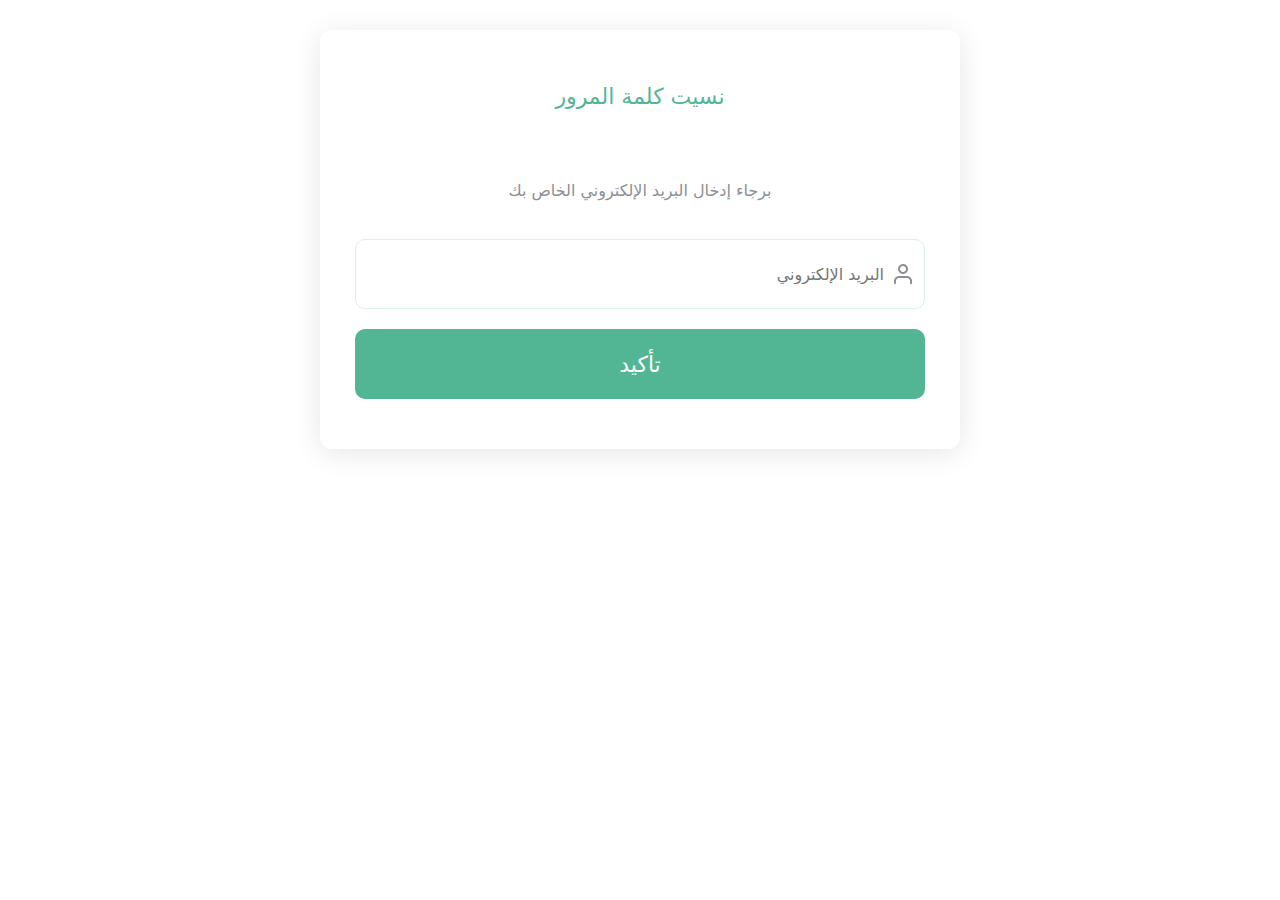
<file: forget-password.html>
<!DOCTYPE html>
<html lang="en">
<head>
    <meta charset="UTF-8">
    <meta name="viewport" content="width=device-width, initial-scale=1.0">
    <title>Document</title>
    <link rel="stylesheet" href="css/main2.css" >
    <!-- bootstrap -->
    <link href="https://cdn.jsdelivr.net/npm/bootstrap@5.3.3/dist/css/bootstrap.min.css" rel="stylesheet" integrity="sha384-QWTKZyjpPEjISv5WaRU9OFeRpok6YctnYmDr5pNlyT2bRjXh0JMhjY6hW+ALEwIH" crossorigin="anonymous">
    <!-- fontawesome -->
    <link rel="stylesheet" href="https://cdnjs.cloudflare.com/ajax/libs/font-awesome/6.6.0/css/all.min.css" integrity="sha512-Kc323vGBEqzTmouAECnVceyQqyqdsSiqLQISBL29aUW4U/M7pSPA/gEUZQqv1cwx4OnYxTxve5UMg5GT6L4JJg==" crossorigin="anonymous" referrerpolicy="no-referrer" />
</head>
<body>
    


    <section class="forget-password ">
        <div class="row w-100 forget-password-container">
            <div class=" forget-form col-lg-6     col-md-10 col-sm-12">
                
                
                    <div class="forget-password-header">
                        
                        <p >نسيت كلمة المرور</a>
                        <p>برجاء إدخال البريد الإلكتروني الخاص بك</p>
                    </div>
                    <form action="">
                        
                        <div class="input">
                            <input type="email" placeholder="البريد الإلكتروني">
                            <img src="./images/person-img.png" alt="">
                        </div>
                        
                       
                        <button type="submit"> <p>تأكيد</p> </button>
        
                    </form>
                
                
            </div>
        </div>

    </section>

    <!-- bootstrap -->
    <script src="https://cdn.jsdelivr.net/npm/bootstrap@5.3.3/dist/js/bootstrap.bundle.min.js" integrity="sha384-YvpcrYf0tY3lHB60NNkmXc5s9fDVZLESaAA55NDzOxhy9GkcIdslK1eN7N6jIeHz" crossorigin="anonymous"></script>
    
    <script src="js/custome2.js"></script>
</body>
</html>
</file>
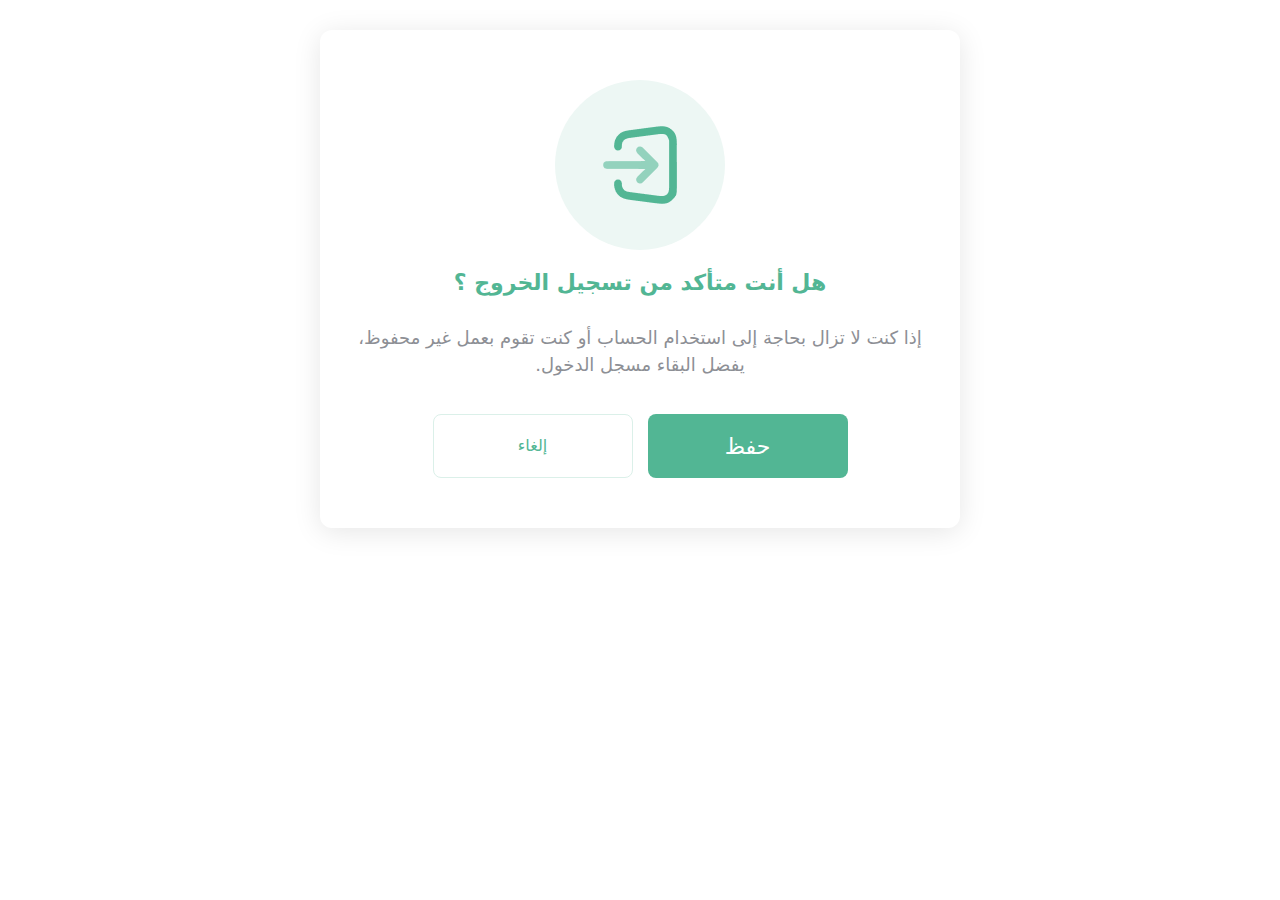
<file: log-out.html>
<!DOCTYPE html>
<html lang="en">
<head>
    <meta charset="UTF-8">
    <meta name="viewport" content="width=device-width, initial-scale=1.0">
    <title>Document</title>
    <link rel="stylesheet" href="css/main2.css" >
    <!-- bootstrap -->
    <link href="https://cdn.jsdelivr.net/npm/bootstrap@5.3.3/dist/css/bootstrap.min.css" rel="stylesheet" integrity="sha384-QWTKZyjpPEjISv5WaRU9OFeRpok6YctnYmDr5pNlyT2bRjXh0JMhjY6hW+ALEwIH" crossorigin="anonymous">
    <!-- fontawesome -->
    <link rel="stylesheet" href="https://cdnjs.cloudflare.com/ajax/libs/font-awesome/6.6.0/css/all.min.css" integrity="sha512-Kc323vGBEqzTmouAECnVceyQqyqdsSiqLQISBL29aUW4U/M7pSPA/gEUZQqv1cwx4OnYxTxve5UMg5GT6L4JJg==" crossorigin="anonymous" referrerpolicy="no-referrer" />
</head>
<body>
    


    <section class="logOut ">
        <div class="row w-100 logOut-container">
            <div class="col-lg-8  col-md-10 col-sm-12">
                <div class="row  justify-content-center">
                    
                    <div class="logOut-form col-9">
                        
                        <div class="logOut-cover">
                            <img src="./images/logout.png" alt="">
                            
                        </div>
                        <h3>هل أنت متأكد من تسجيل الخروج ؟</h3>
                        <p> إذا كنت لا تزال بحاجة إلى استخدام الحساب أو كنت تقوم بعمل غير محفوظ، يفضل البقاء مسجل الدخول.</p>
                            
                        <form action="">
                            
                            <div class="action-buttons">
                                <button type="submit"  >حفظ</button>
                                <a href="">إلغاء</a> 
                                
                            </div>
            
                        </form>
                        
                    </div>
                </div>
            </div>
        </div>

    </section>

    <!-- bootstrap -->
    <script src="https://cdn.jsdelivr.net/npm/bootstrap@5.3.3/dist/js/bootstrap.bundle.min.js" integrity="sha384-YvpcrYf0tY3lHB60NNkmXc5s9fDVZLESaAA55NDzOxhy9GkcIdslK1eN7N6jIeHz" crossorigin="anonymous"></script>
    
    <script src="js/custome2.js"></script>
</body>
</html>
</file>
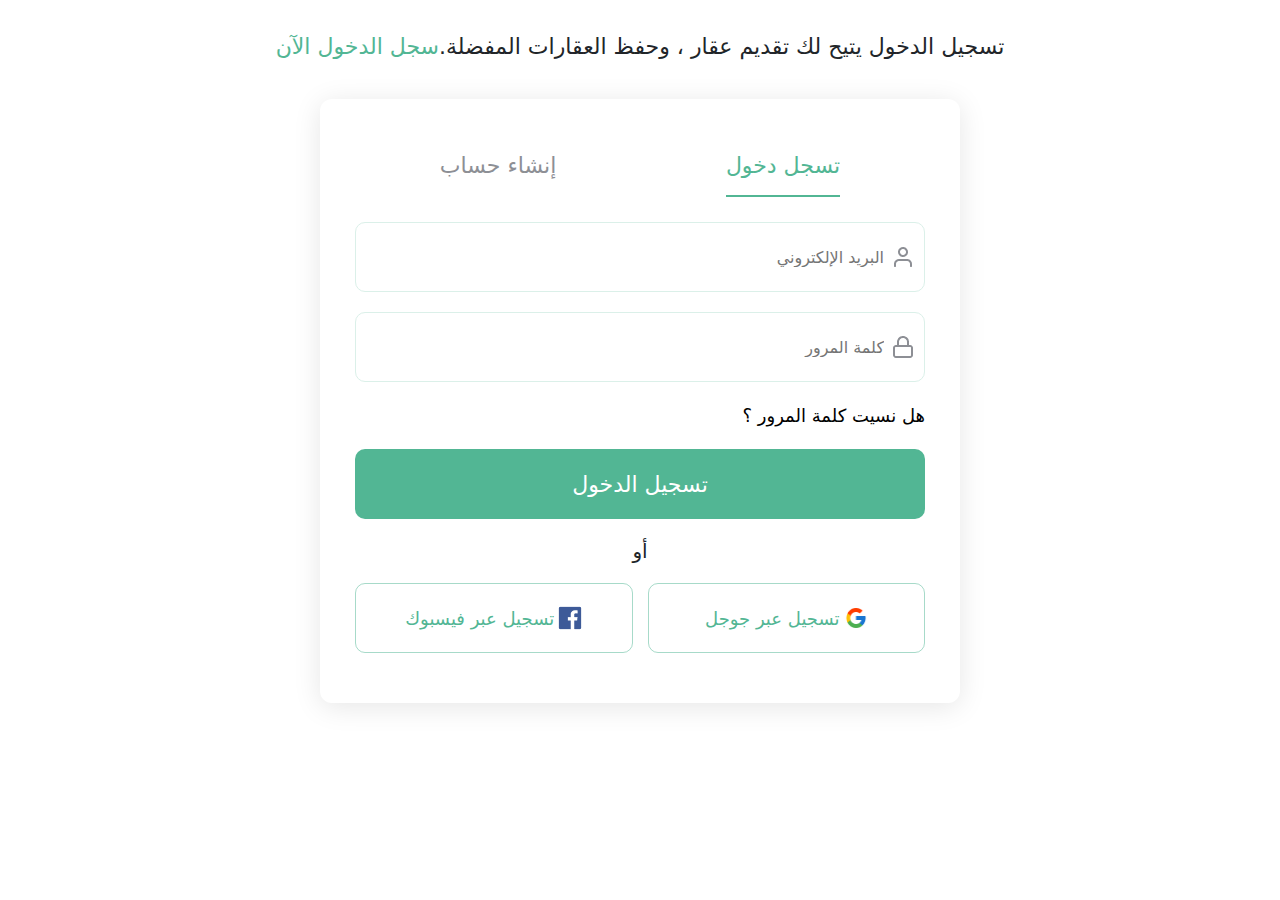
<file: login.html>
<!DOCTYPE html>
<html lang="en">
<head>
    <meta charset="UTF-8">
    <meta name="viewport" content="width=device-width, initial-scale=1.0">
    <title>Document</title>
    <link rel="stylesheet" href="css/main2.css" >
    <!-- bootstrap -->
    <link href="https://cdn.jsdelivr.net/npm/bootstrap@5.3.3/dist/css/bootstrap.min.css" rel="stylesheet" integrity="sha384-QWTKZyjpPEjISv5WaRU9OFeRpok6YctnYmDr5pNlyT2bRjXh0JMhjY6hW+ALEwIH" crossorigin="anonymous">
    <!-- fontawesome -->
    <link rel="stylesheet" href="https://cdnjs.cloudflare.com/ajax/libs/font-awesome/6.6.0/css/all.min.css" integrity="sha512-Kc323vGBEqzTmouAECnVceyQqyqdsSiqLQISBL29aUW4U/M7pSPA/gEUZQqv1cwx4OnYxTxve5UMg5GT6L4JJg==" crossorigin="anonymous" referrerpolicy="no-referrer" />
</head>
<body>
    


    <section class="login ">
        <div class="row w-100 login-container">
            <div class="col-lg-8  col-md-10 col-sm-12">
                <div class="row  justify-content-center">
                    <div class="login-header col-12">
                        <p>تسجيل الدخول يتيح لك تقديم عقار ، وحفظ العقارات المفضلة. </p>
                        <a href=""> سجل الدخول الآن</a>
                    </div>
                    <div class="login-form col-9">
                        <div class="login-form-header">
                            <a class="active-form" href="">تسجل دخول</a>
                            <a href="">إنشاء حساب</a>
                        </div>
                        <form action="">
                            
                            <div class="input">
                                <input type="email" placeholder="البريد الإلكتروني">
                                <img src="./images/person-img.png" alt="">
                            </div>
                            <div class="input">
                                <input type="password" placeholder="كلمة المرور">
                                <img src="./images/password-img.png" alt="">
                            </div>
                            <a href="">هل نسيت كلمة المرور ؟</a>
                            <button type="submit"> <p>تسجيل الدخول</p> </button>
            
                        </form>
                        <div class="login-links">
                            <h5>أو</h5>
                            <div class="row">
                                <div class="col">
                                    <a href="">
                                        <img src="./images/google-icon.png" alt="">
                                    <p>تسجيل عبر جوجل</p>
                                    </a>
                                </div>
                                <div class="col">
                                    <a href="">
                                        <img src="./images/facebook-icon.png" alt="">
                                    <p>تسجيل عبر فيسبوك</p>
                                    </a>
                                </div>
            
            
                            </div>
                        </div>
                    </div>
                </div>
            </div>
        </div>

    </section>

    <!-- bootstrap -->
    <script src="https://cdn.jsdelivr.net/npm/bootstrap@5.3.3/dist/js/bootstrap.bundle.min.js" integrity="sha384-YvpcrYf0tY3lHB60NNkmXc5s9fDVZLESaAA55NDzOxhy9GkcIdslK1eN7N6jIeHz" crossorigin="anonymous"></script>
    
    <script src="js/custome2.js"></script>
</body>
</html>
</file>
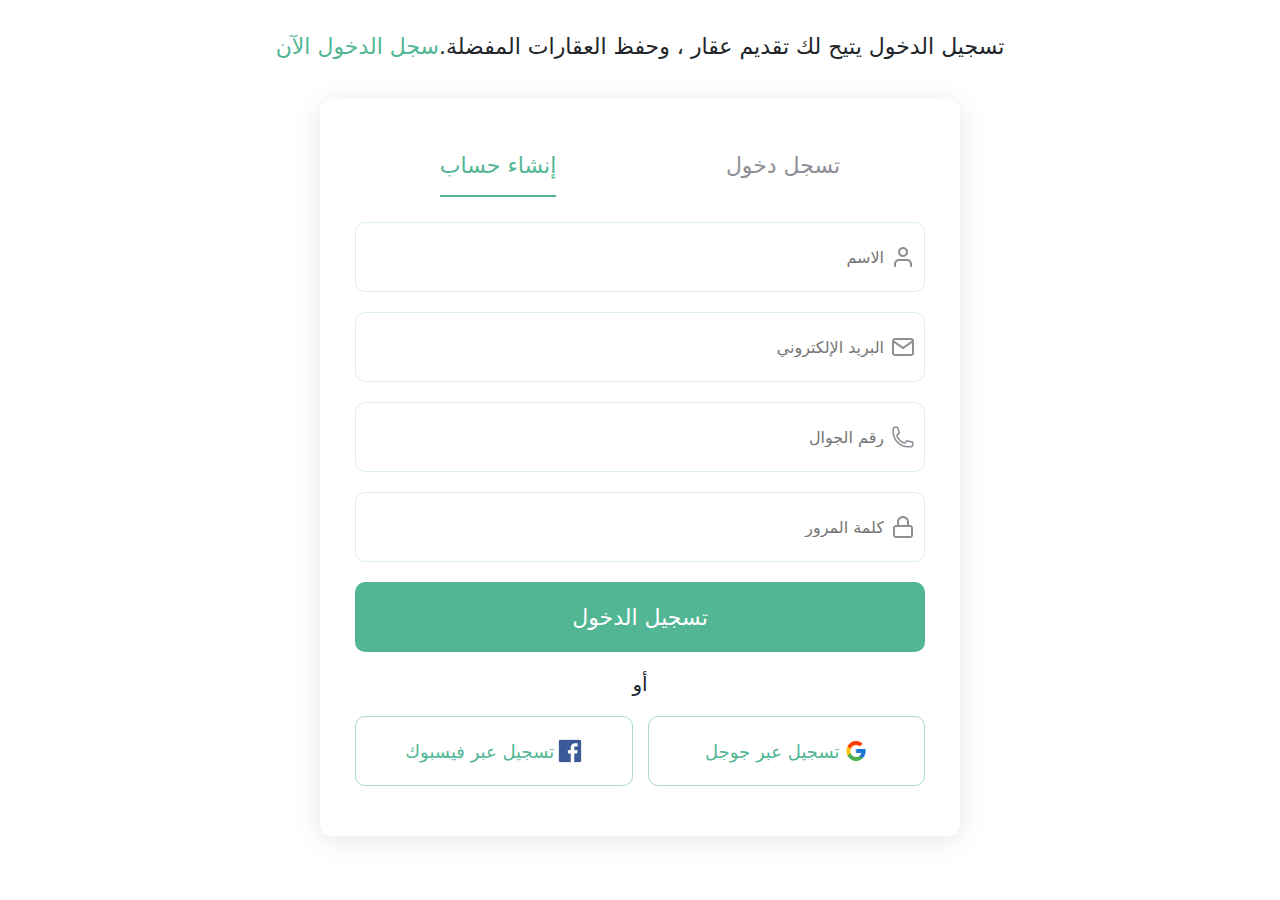
<file: register.html>
<!DOCTYPE html>
<html lang="en">
<head>
    <meta charset="UTF-8">
    <meta name="viewport" content="width=device-width, initial-scale=1.0">
    <title>Document</title>
    <link rel="stylesheet" href="css/main2.css" >
    <!-- bootstrap -->
    <link href="https://cdn.jsdelivr.net/npm/bootstrap@5.3.3/dist/css/bootstrap.min.css" rel="stylesheet" integrity="sha384-QWTKZyjpPEjISv5WaRU9OFeRpok6YctnYmDr5pNlyT2bRjXh0JMhjY6hW+ALEwIH" crossorigin="anonymous">
    <!-- fontawesome -->
    <link rel="stylesheet" href="https://cdnjs.cloudflare.com/ajax/libs/font-awesome/6.6.0/css/all.min.css" integrity="sha512-Kc323vGBEqzTmouAECnVceyQqyqdsSiqLQISBL29aUW4U/M7pSPA/gEUZQqv1cwx4OnYxTxve5UMg5GT6L4JJg==" crossorigin="anonymous" referrerpolicy="no-referrer" />
</head>
<body>
    


    <section class="register ">
        <div class="row w-100 register-container">
            <div class="col-lg-8  col-md-10 col-sm-12">
                <div class="row  justify-content-center">
                    <div class="register-header col-12">
                        <p>تسجيل الدخول يتيح لك تقديم عقار ، وحفظ العقارات المفضلة. </p>
                        <a href=""> سجل الدخول الآن</a>
                    </div>
                    <div class="register-form col-9">
                        <div class="register-form-header">
                            <a  href="">تسجل دخول</a>
                            <a class="active-form" href="">إنشاء حساب</a>
                        </div>
                        <form action="">
                            
                            <div class="input">
                                <input type="text" placeholder="الاسم">
                                <img src="./images/person-img.png" alt="">
                            </div>
                            <div class="input">
                                <input type="email" placeholder="البريد الإلكتروني">
                                <img src="./images/msg.png" alt="">
                            </div>
                            <div class="input">
                                <input type="number" placeholder="رقم الجوال">
                                <img src="./images/phone.png" alt="">
                            </div>
                            <div class="input">
                                <input type="password" placeholder="كلمة المرور">
                                <img src="./images/password-img.png" alt="">
                            </div>
                            <button type="submit"> <p>تسجيل الدخول</p> </button>
            
                        </form>
                        <div class="register-links">
                            <h5>أو</h5>
                            <div class="row">
                                <div class="col">
                                    <a href="">
                                        <img src="./images/google-icon.png" alt="">
                                    <p>تسجيل عبر جوجل</p>
                                    </a>
                                </div>
                                <div class="col">
                                    <a href="">
                                        <img src="./images/facebook-icon.png" alt="">
                                    <p>تسجيل عبر فيسبوك</p>
                                    </a>
                                </div>
            
            
                            </div>
                        </div>
                    </div>
                </div>
            </div>
        </div>

    </section>

    <!-- bootstrap -->
    <script src="https://cdn.jsdelivr.net/npm/bootstrap@5.3.3/dist/js/bootstrap.bundle.min.js" integrity="sha384-YvpcrYf0tY3lHB60NNkmXc5s9fDVZLESaAA55NDzOxhy9GkcIdslK1eN7N6jIeHz" crossorigin="anonymous"></script>
    
    <script src="js/custome2.js"></script>
</body>
</html>
</file>
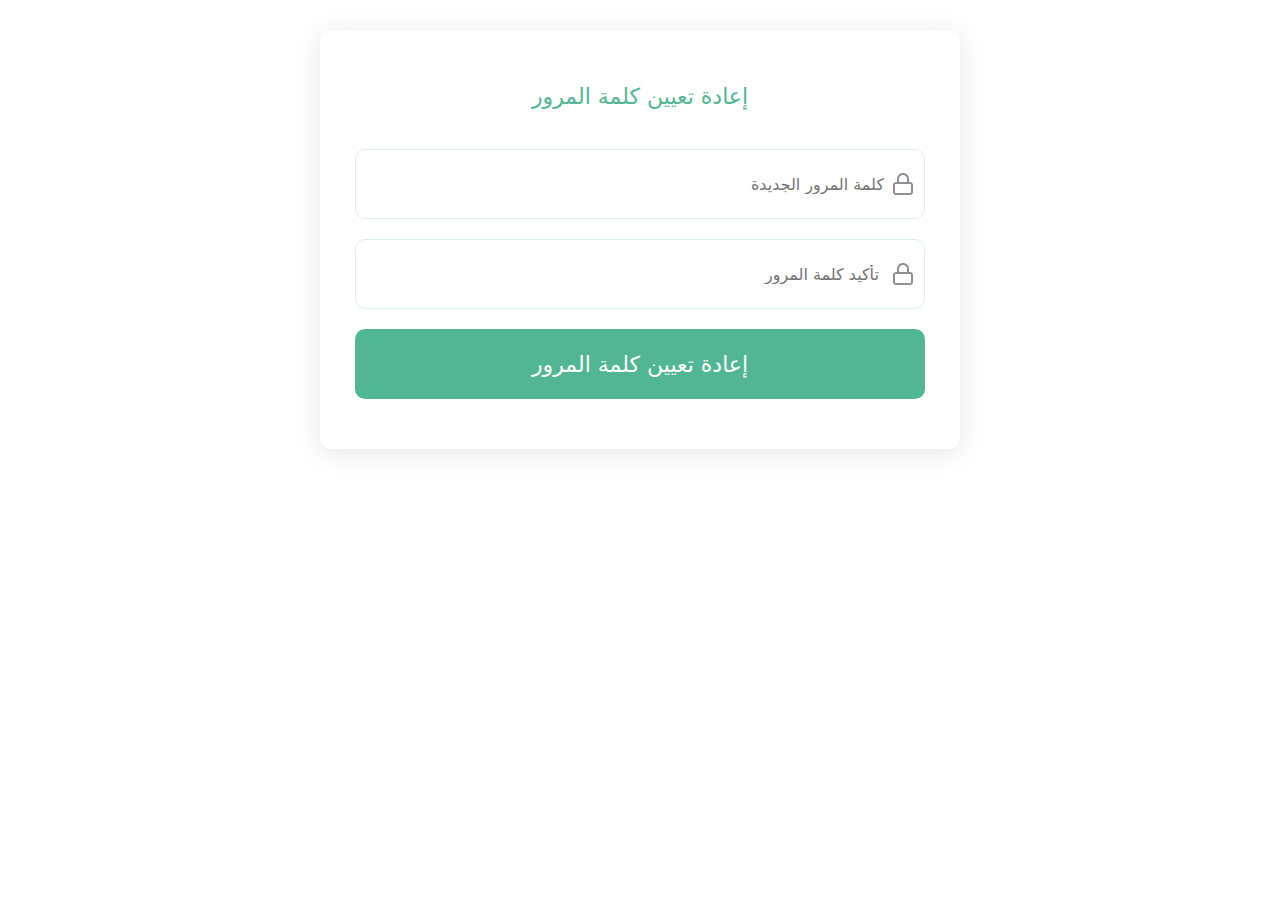
<file: Reset-password.html>
<!DOCTYPE html>
<html lang="en">
<head>
    <meta charset="UTF-8">
    <meta name="viewport" content="width=device-width, initial-scale=1.0">
    <title>Document</title>
    <link rel="stylesheet" href="css/main2.css" >
    <!-- bootstrap -->
    <link href="https://cdn.jsdelivr.net/npm/bootstrap@5.3.3/dist/css/bootstrap.min.css" rel="stylesheet" integrity="sha384-QWTKZyjpPEjISv5WaRU9OFeRpok6YctnYmDr5pNlyT2bRjXh0JMhjY6hW+ALEwIH" crossorigin="anonymous">
    <!-- fontawesome -->
    <link rel="stylesheet" href="https://cdnjs.cloudflare.com/ajax/libs/font-awesome/6.6.0/css/all.min.css" integrity="sha512-Kc323vGBEqzTmouAECnVceyQqyqdsSiqLQISBL29aUW4U/M7pSPA/gEUZQqv1cwx4OnYxTxve5UMg5GT6L4JJg==" crossorigin="anonymous" referrerpolicy="no-referrer" />
</head>
<body>
    


    <section class="reset-password ">
        <div class="row w-100 reset-password-container">
            <div class=" reset-form col-lg-6     col-md-10 col-sm-12">
                
                
                    <div class="reset-password-header">
                        
                        <p >إعادة تعيين كلمة المرور</p>
                        
                    </div>
                    <form action="">
                        
                        <div class="input">
                            <input type="password" placeholder="كلمة المرور الجديدة">
                            <img src="./images/password-img.png" alt="">
                        </div>
                        <div class="input">
                            <input type="password" placeholder=" تأكيد كلمة المرور">
                            <img src="./images/password-img.png" alt="">
                        </div>
                        
                       
                        <button type="submit"> <p>إعادة تعيين كلمة المرور</p> </button>
        
                    </form>
                
                
            </div>
        </div>

    </section>

    <!-- bootstrap -->
    <script src="https://cdn.jsdelivr.net/npm/bootstrap@5.3.3/dist/js/bootstrap.bundle.min.js" integrity="sha384-YvpcrYf0tY3lHB60NNkmXc5s9fDVZLESaAA55NDzOxhy9GkcIdslK1eN7N6jIeHz" crossorigin="anonymous"></script>
    
    <script src="js/custome2.js"></script>
</body>
</html>
</file>
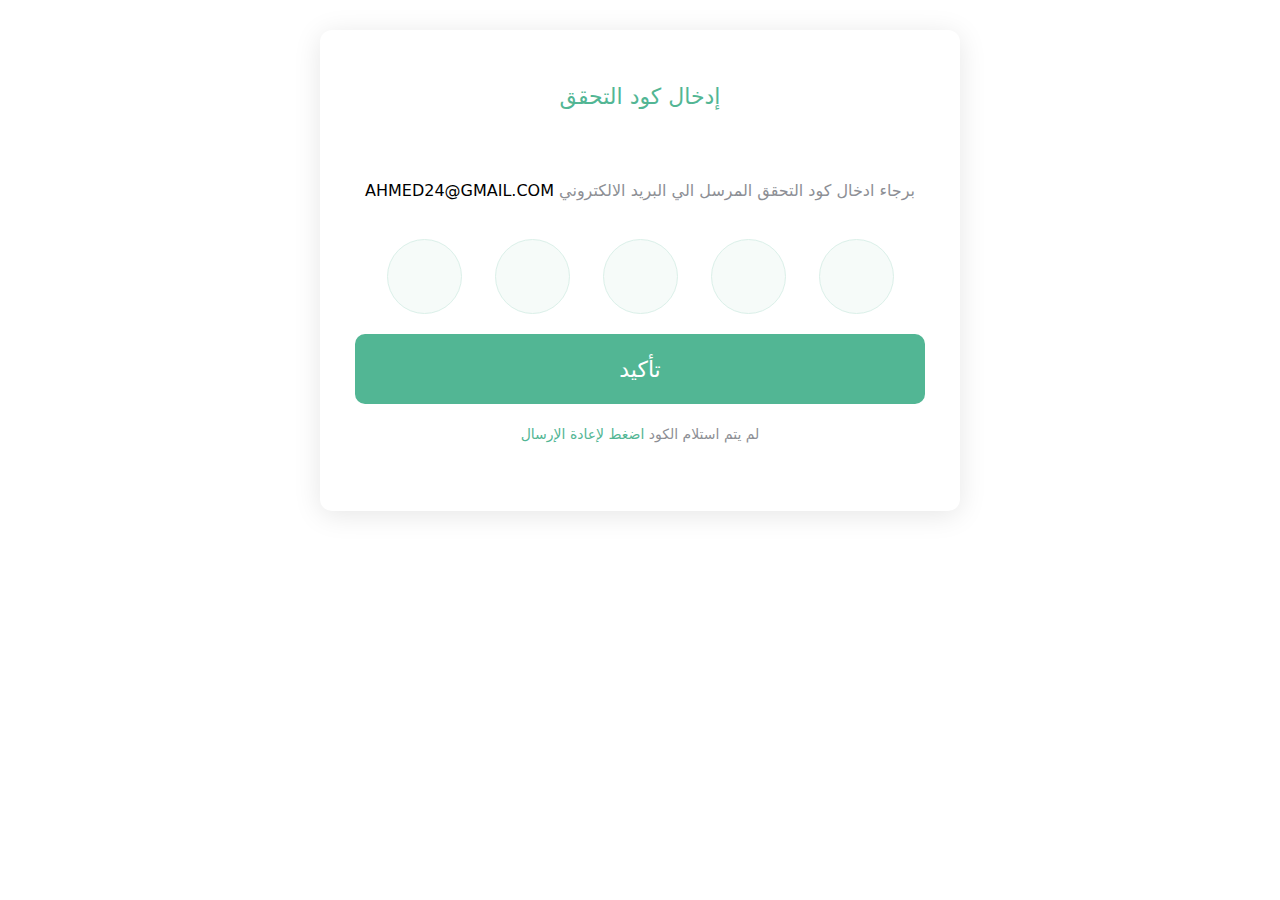
<file: verification-code.html>
<!DOCTYPE html>
<html lang="en">
<head>
    <meta charset="UTF-8">
    <meta name="viewport" content="width=device-width, initial-scale=1.0">
    <title>Document</title>
    <link rel="stylesheet" href="css/main2.css" >
    <!-- bootstrap -->
    <link href="https://cdn.jsdelivr.net/npm/bootstrap@5.3.3/dist/css/bootstrap.min.css" rel="stylesheet" integrity="sha384-QWTKZyjpPEjISv5WaRU9OFeRpok6YctnYmDr5pNlyT2bRjXh0JMhjY6hW+ALEwIH" crossorigin="anonymous">
    <!-- fontawesome -->
    <link rel="stylesheet" href="https://cdnjs.cloudflare.com/ajax/libs/font-awesome/6.6.0/css/all.min.css" integrity="sha512-Kc323vGBEqzTmouAECnVceyQqyqdsSiqLQISBL29aUW4U/M7pSPA/gEUZQqv1cwx4OnYxTxve5UMg5GT6L4JJg==" crossorigin="anonymous" referrerpolicy="no-referrer" />
</head>
<body>
    


    <section class="forget-password ">
        <div class="row w-100 forget-password-container">
            <div class=" forget-form col-lg-6     col-md-10 col-sm-12">
                
                
                    <div class="forget-password-header">
                        
                        <p >إدخال كود التحقق</p>
                        <p>برجاء ادخال كود التحقق المرسل الي البريد الالكتروني <span id="verification-email">AHMED24@GMAIL.COM</span></p>
                    </div>
                    <form action="">
                        
                        <div class="input-check-code">
                            <input type="text" name="code[]" maxlength="1" class="code-input">
                            <input type="text" name="code[]" maxlength="1" class="code-input">
                            <input type="text" name="code[]" maxlength="1" class="code-input">
                            <input type="text" name="code[]" maxlength="1" class="code-input">
                            <input type="text" name="code[]" maxlength="1" class="code-input">
                        </div>
                        
                       
                        <button type="submit"> <p>تأكيد</p> </button>
                        <p class="send-code">
                            لم يتم استلام الكود 
                            <a href="">اضغط لإعادة الإرسال</a>
                        </p>
        
                    </form>
                
                
            </div>
        </div>

    </section>

    <!-- bootstrap -->
    <script src="https://cdn.jsdelivr.net/npm/bootstrap@5.3.3/dist/js/bootstrap.bundle.min.js" integrity="sha384-YvpcrYf0tY3lHB60NNkmXc5s9fDVZLESaAA55NDzOxhy9GkcIdslK1eN7N6jIeHz" crossorigin="anonymous"></script>
    
    <script src="js/custome2.js"></script>
</body>
</html>
</file>
<file: css/main2.css>
body{
    direction: rtl;
}

:root{
    --primary1:#52B694;
    --gray:#8D8F95
}

/* h3{
    font-size: 24px;
}
h4{
    font-size:20px !important;
}

h5{
    font-size:16px  !important;
} */
.main-container {
    width: 90%;
    margin: auto;
}  

.login,
.register,
.forget-password,
.reset-password,
.logOut{
   
    margin: auto;

    display: flex;
    align-items: center;
    justify-content: center;
    flex-direction: column;
    margin: 30px 0;
}

.login .login-container,
.register .register-container,
.logOut .logOut-container,
.forget-password .forget-password-container,
.reset-password .reset-password-container{
    display: flex;
    align-items: center;
    justify-content: center;
}

.login .login-header,
.register .register-header,
.reset-password .forget-password-header{   
    display: flex;
    justify-content: center;
    margin-bottom: 20px;

}

.login .login-header p,
.register .register-header p,
.forget-password .forget-password-header p,
.reset-password .reset-password-header p{
    font-size: 22px;
    font-weight: 400;
}

.login .login-header a,
.register .register-header a,
.forget-password .forget-password-header a{
    font-size: 22px;
    font-weight: 400;
    color: var(--primary1);
    text-decoration: none;
}

.login .login-form,
.register .register-form,
.logOut .logOut-form,
.forget-password .forget-form,
.reset-password .reset-form{
    
    padding: 50px 35px;
    border-radius: 12px;
    box-shadow: 0 4px 28px rgba(0, 0, 0, 0.1);
    display: flex;
    flex-direction: column;
    gap: 20px;
}

.login  .login-form-header a,
.register .register-form .register-form-header a,
.forget-password .login-form-header a
{
    font-size: 22px;
    font-weight: 500;
    color: #8D8F95;
    position: relative;
    text-decoration: none;
    
}

.login .login-form-header,
.register .register-form-header{
    display: flex;
    align-items: center;
    justify-content: space-around;
    margin-bottom: 20px;

}
.forget-password .forget-password-header,
.reset-password .reset-password-header{
    display: flex;
    align-items: center;
    justify-content: center;
    gap: 50px;
    flex-direction: column;
}


.forget-password .forget-password-header p:first-child,
.reset-password .reset-password-header p{
    color: var(--primary1);
}

.forget-password .forget-password-header p:last-child{
    color: var(--gray);
    font-size: 16px;
}
.login .login-form-header a:hover,
.register .register-form-header a:hover,
.forget-password .forget-password-header a:hover{
    color: var(--primary1);

}

.login .login-form-header a::after,
.register .register-form-header a::after,
.forget-password .forget-password-header a::after{
    content: '';
    width: 0%;
    height: 2px;
    background-color: var(--primary1);
    position: absolute;
    bottom: -15px;
    right: 50%;
   
    transition:  width 0.5s ease;;
}

.login  .login-form-header a::before,
.register .register-form-header a::before,
.forget-password  .forget-password-header a::before{
    content: '';
    width: 0%;
    height: 2px;
    background-color: var(--primary1);
    position: absolute;
    bottom: -15px;
    left: 50%;
   
    transition:  width 0.5s ease;;
}

.login  .login-form-header a:hover::after,
.register .register-form-header a:hover::after,
.forget-password  .forget-password-header a:hover::after{

    width: 50%;


}

.login  .login-form-header a:hover::before,
.register .register-form-header a:hover::before,
.forget-password  .forget-password-header a:hover::before{

    width: 50%;


}

.login-form,
.register-form,
.forget-form,
.reset-form{
    padding: 40px 20px 0; 
}

.login .login-form form,
.register .register-form form,
.forget-password .forget-form form,
.reset-password .reset-form form{
    display: flex;
    flex-direction: column;
    gap: 20px;
     
}

.login .login-form form input,
.register .register-form form input,
.forget-password .forget-form form input,
.reset-password .reset-form form input{

    width: 100%;
    height: 70px;
    padding: 24px 40px 24px 20px;
    border-radius: 10px;
    border: 1px solid #DBF0E9;
    outline-color:#8d8f9565 ;
}

.login .login-form form .input,
.register .register-form form .input,
.forget-password  .forget-form form .input,
.reset-password .reset-form form .input{
    position: relative;
}

.login .login-form form .input img,
.register .register-form form .input img,
.forget-password .forget-form form .input img,
.reset-password .reset-form form .input img{
    position: absolute;
    top: 50%;
    transform: translateY(-50%);
    right: 10px;
}

.login .login-form form a,
.register .register-form a,
.forget-password .forget-form form a{
    text-decoration: none;
    font-size: 18px;
    color: black
}

.login .login-form form button,
.register .register-form form button,
.forget-password .forget-form form button,
 form button {
    font-size: 22px;
    color: white;
    width: 100%;
    height: 70px;
    align-content: center;
    text-align: center;
    background-color: var(--primary1);
    border-radius: 10px;
    border: none;
    transition: 1s;
    position: relative;
    overflow: hidden;
    border: 1px solid transparent;
    z-index: 2;
}

.login .login-form form button::before,
.register .register-form form button::before,
.forget-password .forget-form form button::before,
form button::before{
    content: '';
    position: absolute;
    background-color: white;
  top: 50%;
    left: 50%;
    z-index: -1;
    width: 100%;
    height: 0%;
    transform: translate(-50%, -50%) rotate(45deg);
    transition: all 1s ease;
}


/* .login .login-form form button::after,
.forget-password .forget-form form button::after{
    content: '';
    position: absolute;
    width:0px;
    height: 600px;
    background-color:white;
    top: -200px;
    left: 40%;
    transform: translateX( -40%) rotate(45deg);
    transition: 1s;

} */

.login .login-form form button p,
.register .register-form form button p,
 form button p,
 form button p{
    margin: 0;
    transition: 1s;

}

.login .login-form form button:hover p,
.register .register-form button:hover p,
.forget-password .forget-form form button:hover p,
.reset-form form button:hover p{
    color: var(--primary1);
    position: relative;
}

.login .login-form form button:hover,
.register .register-form form button:hover,
.forget-password .forget-form form button:hover,
form button:hover{
    border: 1px solid var(--primary1);
    color: var(--primary1) !important;
    
}


.login .login-form form button:hover::before,
.register .register-form button:hover::before,
.forget-password .forget-form form button:hover::before,
form button:hover::before,
.login .login-form .login-links .col:hover::after,
.login .login-form .login-links .col:hover::before,
.register .register-form .register-links .col:hover::before,
.add-property:hover::before

{
    height: 800%;

  
}

.login .login-form form button p,
.register .register-form form button p,
.forget-password .forget-form form button p{
    z-index: 9;
}

.forget-password .forget-form form .send-code{

    color: var(--gray);
    font-size: 14px;
    font-weight: 500;
    text-align: center;
}

.forget-password .forget-form form .send-code a{

    color: var(--primary1);
    font-size: 14px;
    font-weight: 500;
}

.login .login-form .login-links,
.register .register-form .register-links{
    text-align: center;
}

.login .login-form .login-links .row,
.register .register-form .register-links .row{
    gap: 15px;
    margin: 20px 0px 0;
    align-items: center;
    justify-content: space-between;
}

.login .login-form .login-links .col,
.register .register-form .register-links .col{
    height: 70px;
    border-radius: 10px;
    border: 1px solid #52b69582;
    display: flex;
    align-items: center;
    justify-content: center;
    transition: .3s;
    overflow: hidden;
    position: relative;
    z-index: 2;
}

.login .login-form .login-links .col::before,
.register .register-form .register-links .col::before,
.add-property::before{
  
    content: '';
    position: absolute;
    background-color: var(--primary1);
    top: 50%;
    left: 50%;
    z-index: -1;
    width: 100%;
    height: 0%;
    transform: translate(-50%, -50%) rotate(45deg);
    transition: all 1s ease;
}




.login .login-form .login-links .col:hover .col a,
.login .login-form .login-links .col:hover p,
.register .register-form .register-links .col:hover .col a,
.register .register-form .register-links .col:hover p,
.add-property:hover
 

{
    position: relative;
    color: white;
    
}


/* 
.login .login-form .login-links .col a{
    z-index: 9;
} */

.add-property{
    position: relative;
    overflow: hidden;
    z-index: 2;
}


.login .login-form .login-links .col a,
.register .register-form .register-links .col a{
    display: flex;
    align-items: center;
    justify-content: center;
    text-decoration: none;
    transition: 1s;
}

.login .login-form .login-links .col img,
.register .register-form .register-links .col img{
    width: 24px;
    height: 24px;
    margin-left: 4px;
    transition: .3s;
}
.login .login-form .login-links .col p,
.register .register-form .register-links .col p{
    font-size: 18px;
    font-weight: 500;
    color: var(--primary1);
    margin: 0;
    transition: 1s;
}

#verification-email{
    color: black;
}

.forget-form form .input-check-code {
    display: flex;
    gap: 10px;
    direction: ltr;
    justify-content: space-around;
    padding: 0 20px;
}
.forget-form form .input-check-code input {
    width: 75px !important;
    height: 75px !important;
    font-size: 24px;
    text-align: center;
    border-radius: 50% !important;
    padding: 0 !important;
    background-color: #edf7f482;
}





.login  .login-form-header .active-form::after,
.register .register-form-header .active-form::after,
.forget-password  .forget-password-header .active-form::after,
.login  .login-form-header .active-form::before,
.register .register-form-header .active-form::before,
.forget-password  .forget-password-header .active-form:hover::before{

    width: 50%;


}

.login .login-form .login-form-header .active-form,
.register .register-form .register-form-header .active-form
{
    color: var(--primary1);

}

.property-profile{
    margin: 100px 0; 
}

.property-profile aside{
    box-shadow: 0 4px 28px rgba(0, 0, 0, 0.1);
    border-radius: 12px;
    padding: 20px;
}

.property-profile aside .profile-header{
    display: flex;
    align-items: center;
    gap: 15px;
    justify-content: right;
    border-bottom: 1px solid #d1d1d195;
    padding: 10px;
}

.property-profile aside .profile-header img{
    width: 70px;
    height: 70px;
    border-radius: 50%;
}

.property-profile aside .profile-header h3{
    color: var(--primary1);
    font-size: 24px;
}

.property-profile aside .profile-header p{
    color: var(--gray);
    font-size: 16px;
    font-weight: 500;
    margin: 0;
}

.property-profile aside .profile-header .profile-info{
    display: flex;
    flex-direction: column;
    gap: 10px;
}

.property-profile aside .profile-links ul{
    list-style: none;
    text-decoration: none;
    display: flex;
    flex-direction: column;
    gap: 10px;
    margin-top: 20px;
    padding: 10px;
}

.property-profile aside .profile-links ul li a{
    text-decoration: none;
    color: var(--gray);
    font-size: 18px;
    font-weight: 400;
    transition: .3s;
}

.property-profile aside .profile-links ul li a:hover{
    color: var(--primary1);
}


.property-profile aside .profile-links .add-property{
    display: block;
    width: 100%;
    height: 64px;
    border: 2px solid var(--primary1);
    border-radius: 8px;
    text-decoration: none;
    text-align: center;
    align-content: center;
    font-size: 18px;
    color: var(--primary1);
    transition: 1s;
}

.property-profile aside .profile-links .add-property:hover{
    color: white;
}
.property-profile .property-list .nav{

    border-radius: 12px;
    border: 1px solid #DBF0E9;
    padding: 10px;
    width: fit-content;
    display: flex;
    gap: 10px;
}

.property-profile .property-list .nav button{
    width: 180px;
    height: 64px;
    background-color: white;
    color: var(--gray);
    text-align: center;
    align-content: center;
    border: none;
    border-radius: 12px;
    font-size: 16px;
    font-weight: 500;
}

.property-profile .property-list .nav .active{

    background-color: #dbf0e98d;
    color: var(--primary1);
}

.property-list .list-nav  .nav-card{
    border: 1px solid #DBF0E9;
    border-radius: 8px;
    padding: 10px;   
    color: var(--gray);
    margin: 20px 0;
}

.property-list .list-nav  .nav-card .col-lg-6,
.property-list .list-nav  .nav-card .col-lg-8{
    display: flex;
    flex-direction: column;
    justify-content: space-between;
}

.property-list .list-nav  .nav-card .card-header{
    display: flex;
    justify-content: space-between;
    
}

.property-list .list-nav  .nav-card .img-container img{
    width: 100%;
    height: 100%;
    border-radius: 8px;
}

.property-list .list-nav  .nav-card .card-header .location{
    display: flex;
}

.property-list .list-nav  .nav-card .card-header .location img{
    width: 24px;
    height: 22px;
}

.property-list .list-nav  .nav-card .card-description{
    white-space: nowrap;
    overflow: hidden;
    text-overflow: ellipsis;
}


.property-list .list-nav  .nav-card .period{
    display: flex;
    align-items: center;
    gap: 4px;
   
}

.property-list .list-nav  .nav-card .period i{
    color: var(--primary1);
}

.property-list .list-nav  .nav-card  .period p{
    margin-bottom: 5px ;
}

.property-list .list-nav  .nav-card .dates-details,
.property-list .list-nav  .nav-card  .times-details{
    display: flex;
    justify-content: space-between;
}

.property-list .list-nav  .nav-card  .dates-details h5,
.property-list .list-nav  .nav-card .times-details h5{
    color: var(--primary1);
}

.property-list .list-nav  .nav-card .dates-details p,
.property-list .list-nav  .nav-card .times-details p{
    color: var(--gray);
}

.profile-link-active{
    color: var(--primary1) !important;
    position: relative;
    padding-right: 15px;
    
}



.profile-link-active::before{
    content: "";
    width: 10px;
    height: 2px;
    background-color: var(--primary1);
    position: absolute;
    right: 0;
    top: 60%;
    transform: translateY(-60%);
    
}


.prfile-editing-form{
    box-shadow: 0 4px 28px rgba(0, 0, 0, 0.1);
    border-radius: 12px;
    padding: 20px;
}

.prfile-editing-header{
    margin-bottom: 30px;
}
.prfile-editing-header p,
.prfile-editing-body form p
{
    font-size: 24px;
    color: var(--primary1);
    margin-bottom: 10px;
    width: 100%;

}

.prfile-editing-header h3{
    color: var(--gray);
    font-size: 18px;
    
}



.prfile-editing-body form .input{

    position: relative;
}

.prfile-editing-body form input{
    width: 100%;
    height: 70px;
    padding: 24px 40px 24px 20px;
    border-radius: 10px;
    border: 1px solid #DBF0E9;
    outline-color:#8d8f9565 ;
}


.prfile-editing-body form .input img{
    position: absolute;
    top: 50%;
    transform: translateY(-50%);
    right: 10px;
}


.prfile-editing-body form .input i{
    position: absolute;
    top: 50%;
    transform: translateY(-50%);
    left: 10px;
    font-size: 20px;
    color: var(--gray);
}

form .action-buttons{
    display: flex;
    gap: 15px;
}

form .action-buttons button{
    color:white;
    background-color: var(--primary1);
    width: 200px;
    height: 64px;
    border-radius: 8px;
    border: transparent;
    position: relative;
    overflow: hidden;
    z-index: 2;
}

 form .action-buttons a{
    color:var(--primary1);
    background-color: white;
    border: 1px solid #DBF0E9;
    width: 200px;
    height: 64px;
    border-radius: 8px;
    text-align: center;
    align-content: center;
    text-decoration: none;
}

.logOut-form{
    
    align-items: center;
    justify-content: center;
}

.logOut .logOut-container .logOut-cover{
    width: 170px;
    height: 170px;
    border-radius: 50%;
    background-color: #EDF7F4;
    align-content: center;
    text-align: center;
}


.logOut-form h3{
    font-size: 22px;
    font-weight: 600;
    color:var(--primary1);
}

.logOut-form p{
    font-size: 18px;
    color:var(--gray);
    text-align: center;
}


.property-attributes,
.sub-property-attributes{
    display: flex;
    align-items: center;
    justify-content: space-between;
    gap: 8px;
}

.sub-property-attributes h4{
    font-size: 18px;
}

.advertise-date{
    display: flex;
    align-items: center;

}
.advertise-date img{
    width: 24px;
    height: 24px;
}

.advertise-date p{
    margin: 0;
}

hr{
    border: 1px solid var(--primary1) !important;
}

.booking-case{
    display: flex;
    justify-content: space-between;
}

.booking-case p:last-child{
    color: var(--primary1);
}

.offers-cards-header{
    display: flex;
    align-items: center;
    justify-content: space-between;
}

.offers-cards-header p{
    font-size: 22px;
    color: var(--primary1);
}

.offers-cards-header button{
    border: 1.5px solid var(--primary1);
    border-radius: 8px;
    color: var(--primary1);
    background-color: white;
    width: 220px;
    height: 64px;
    font-size: 18px;

}

.offers-card-header{
    display: flex;
    align-items: center;
    justify-content: space-between;
}

.offers-card-header p{
    font-size: 18px;
    margin: 0;
    color: var(--primary1);
}


.offers-card-actions{
    display: flex;
    gap: 8px;
}

.offers-card-header a{
    text-decoration: none;
    
    width: 40px;
    height: 40px;
    border-radius: 50%;
    background-color: #EDF7F4;
    display: flex;
    align-items: center;
    justify-content: center;
}

.offers-card-header a img{
    text-decoration: none;
    width: 24px;
    height: 24px;
    
}

.offer-date{
    color: var(--gray);
    font-size: 18px;
}

.offer-description {
    display: flex;
    align-items: center;
    justify-content: space-between;
}

.offer-description h3{
   font-size: 18px;
   font-weight: 400;
   color: black;
}

.offer-description p{
    font-size: 20px;
    font-weight: 500;
    color: var(--gray);
 }

.offer-description .offer-discount,
.offer-description .offer-property-type,
.offer-description .offer-date{
    text-align: center;
}

.offer-status{
    display: flex;
    align-items: center;
    justify-content: space-between;
}

.offer-status p{
    color: black;
    font-size: 18px;
}

.offer-status label{
    color: var(--primary1);
    font-size: 18px;
    margin-left: 8px;
}

.offer-status .form-check-input{
    background-color: #DBF0E9 !important; 
    height: 25px;
    width: 45px !important;
    
}
.offer-status .form-check-input:checked{
    background-color: var(--primary1) !important;
    border-color: #52B694 !important;
}

.offer-status .form-check-input:focus{
    border-color: #DBF0E9 !important;
    box-shadow: 0 0 0 .25rem #B7E1D3 !important;
}


.property-list .list-nav .nav-card.offers-card{
    padding: 20px;
}

#addOffer .offcanvas-body .offer-input{
    display: flex;
    flex-direction: column;
    gap: 10px;
}

#addOffer .offcanvas-body .offer-input input,
#addOffer .offcanvas-body .offer-input #discount-type{
    height: 64px;
    border-radius: 12px;
    border: 1.5px solid #DBF0E9;
    padding: 5px;
    width: 100%;
}

#addOffer .offcanvas-body .offer-input .choose-discount-type{
    position: relative;
}

#addOffer .offcanvas-body .offer-input #discount-type{
    width: 100%;
    appearance: none;
  

}

#addOffer .offcanvas-body .offer-input i{
    position: absolute;
    left: 20px;
    transform: translateY(-50%);
    top: 50%;
    color: var(--gray);
    font-size: 16px;
    font-weight: bold;
  

}



#addOffer .offcanvas-body .offer-input .discount-value{
    position: relative;
}

#addOffer .offcanvas-body .offer-input .discount-value span{
    position: absolute;
    left: 10px;
    top: 50%;
    transform: translateY(-50%);

}
.discount-value{
    display: flex;
    
}


#addOffer .offcanvas-body .offer-input .amount{
    display: none;
}

#addOffer .offcanvas-body .offer-input .input-date{
    position: relative;

}

#addOffer .offcanvas-body .offer-input .input-date img{
    position: absolute;
    left: 10px;
    top: 50%;
    transform: translateY(-50%);
    cursor: pointer;

}

/* Remove the date icon in Chrome, Safari, Edge, and Opera */
#addOffer .offcanvas-body .offer-input input[type="date"] {
    appearance: none;              /* Standard property */
    -webkit-appearance: none;      /* Chrome, Safari, Edge, Opera */
    -moz-appearance: textfield;    /* Firefox */
    text-align: end;
}

/* Remove the date icon for Chrome, Safari, Edge, and Opera specifically */
#addOffer .offcanvas-body .offer-input input[type="date"]::-webkit-calendar-picker-indicator {
    display: none;
}

/* Remove the date icon in Internet Explorer */
#addOffer .offcanvas-body .offer-input input[type="date"]::-ms-clear {
    display: none;
}
.add-offers-actions button,
.add-offers-actions a{
    width: 100%;
    height: 64px;
    text-align: center;
    align-content: center;
    text-decoration: none;
    border-radius: 8px;
    display: block;
    font-size: 18px;

}


.add-offers-actions button{
    background-color: var(--primary1);
    color: white;
}

.add-offers-actions a{
    color: var(--primary1);
    border: 1.5px solid var(--primary1);

}

.offcanvas{
    --bs-offcanvas-width: 450px !important;
}

.offcanvas .offcanvas-header h5{
    color: var(--gray);
    width: 100%;
    text-align: center;
    font-size: 18px;
}

.offcanvas .offcanvas-header button{
    color: var(--gray);
    border-radius: 50%;
    border: 1px solid var(--gray);
    margin: 0;
    
}

:focus-visible{
    outline-color:#52B694 ; 
}

.offcanvas .value-input span{
    color: var(--primary1);
}

.rent-property .rent{
    display: flex;
    align-items: center;
    justify-content: space-between;
    
}

.rent-property .rent p{
    color: black;
}

.rent-property .rent span,
.rent-property .rent a{
    margin-right: 5px;
    color: var(--gray);
}

.rent-property .rent a{
    color: var(--primary1);
}

.rent-property  .rent.property-rent-code p{
    color: var(--primary1);
    background-color: #EDF7F4;
    width: fit-content;
    margin: 0;
    padding: 6px 10px;
    border-radius: 5px;
}
</file>
